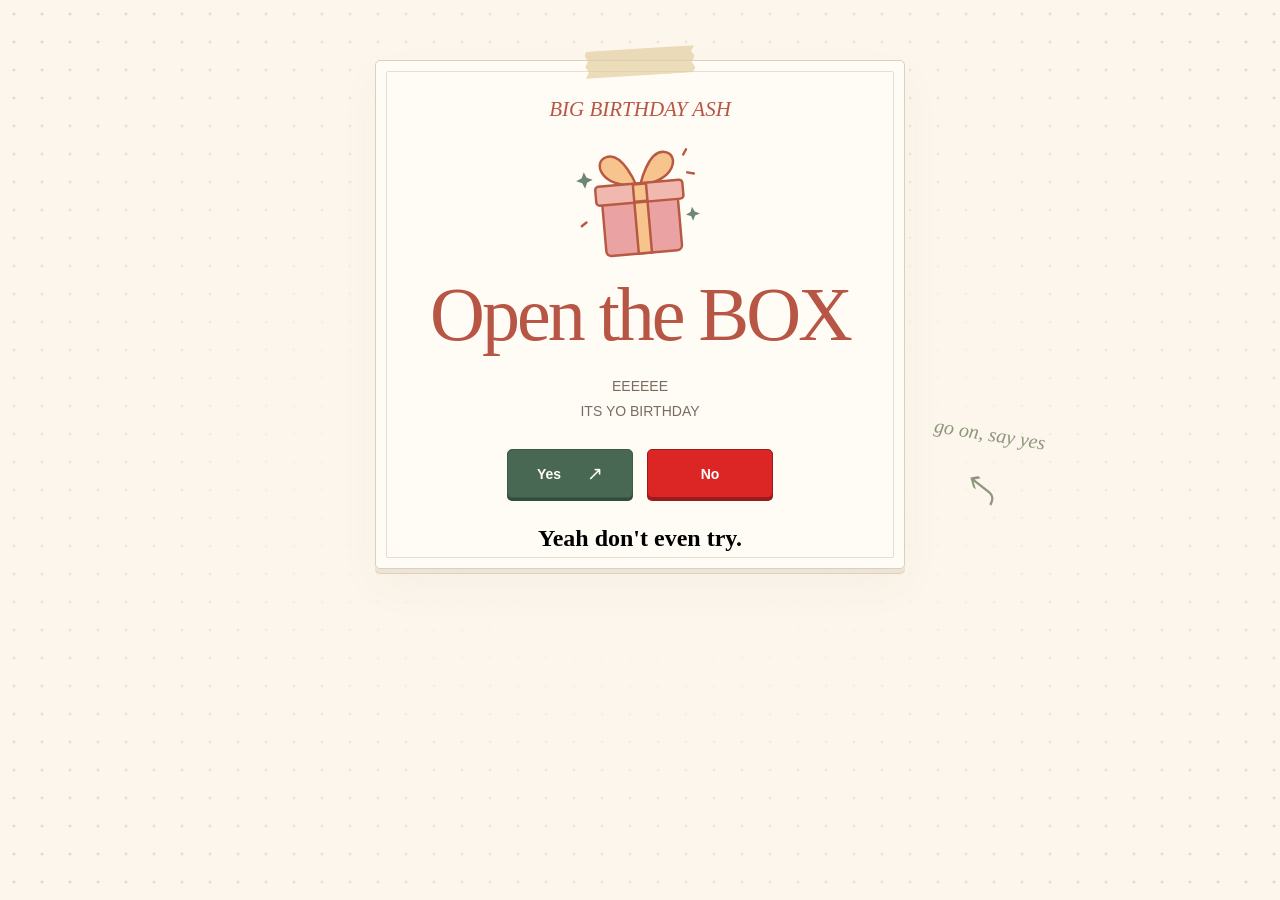
<file: index.html>
<!doctype html>
<html lang="en">
<head>
  <meta charset="UTF-8">
  <meta name="viewport" content="width=device-width, initial-scale=1">
  <meta name="theme-color" content="#fcf6ec">
  <meta name="description" content="A little birthday surprise. One question, two buttons, and a very cheeky No.">
  <title>A little birthday surprise</title>
  <link rel="icon" href="data:image/svg+xml,%3Csvg xmlns='http://www.w3.org/2000/svg' viewBox='0 0 64 64'%3E%3Ctext y='52' font-size='52'%3E%F0%9F%8E%81%3C/text%3E%3C/svg%3E">
  <link rel="stylesheet" href="styles.css">
  <script src="app.js" defer></script>
</head>
<body>
  <div class="confetti-pattern" aria-hidden="true"></div>
  <main>
    <article class="invitation" id="invitation" aria-labelledby="title">
      <div class="tape" aria-hidden="true"></div>
      <span class="occasion">BIG BIRTHDAY ASH</span>
      <div class="gift" aria-hidden="true">
        <svg viewBox="0 0 160 142" fill="none">
          <path d="M77 52C34 52 26 19 44 15c20-5 33 37 33 37ZM82 52c43 0 51-33 33-37-20-5-33 37-33 37Z" fill="#F8C48D" stroke="#B75943" stroke-width="3" stroke-linejoin="round"/>
          <path d="M34 66h92v63a6 6 0 0 1-6 6H40a6 6 0 0 1-6-6V66Z" fill="#EAA3A2" stroke="#B75943" stroke-width="3"/>
          <path d="M73 67h16v68H73z" fill="#F8C48D" stroke="#B75943" stroke-width="3"/>
          <rect x="27" y="50" width="106" height="23" rx="4" fill="#F0B8AF" stroke="#B75943" stroke-width="3"/>
          <path d="M73 51h16v21H73z" fill="#F8C48D" stroke="#B75943" stroke-width="3"/>
          <path d="m12 38 3-7 3 7 7 3-7 3-3 7-3-7-7-3 7-3ZM140 90l2-6 3 6 6 3-6 2-3 6-2-6-6-2 6-3Z" fill="#6E8774"/>
          <path d="m137 20 4-6m-1 28 8 2M13 92l-6 4" stroke="#B75943" stroke-width="3" stroke-linecap="round"/>
        </svg>
      </div>
      <section id="question">
        <h1 id="title">Open the BOX</h1>
        <p class="message">EEEEEE<br>ITS YO BIRTHDAY</p>
        <div class="choices">
          <button class="button yes" id="yes" type="button">Yes <span aria-hidden="true">↗</span></button>
          <span class="no-slot"><button class="button no" id="no" type="button" aria-describedby="hint">No</button></span>
        </div>
        <p class="hint" id="hint" aria-live="polite">Yeah don't even try.</p>
      </section>
    </article>
    <div class="side-note" aria-hidden="true">go on, say yes <span>⤴</span></div>
  </main>
  <noscript><p class="noscript">Please enable JavaScript to open your birthday surprise.</p></noscript>
</body>
</html>
</file>
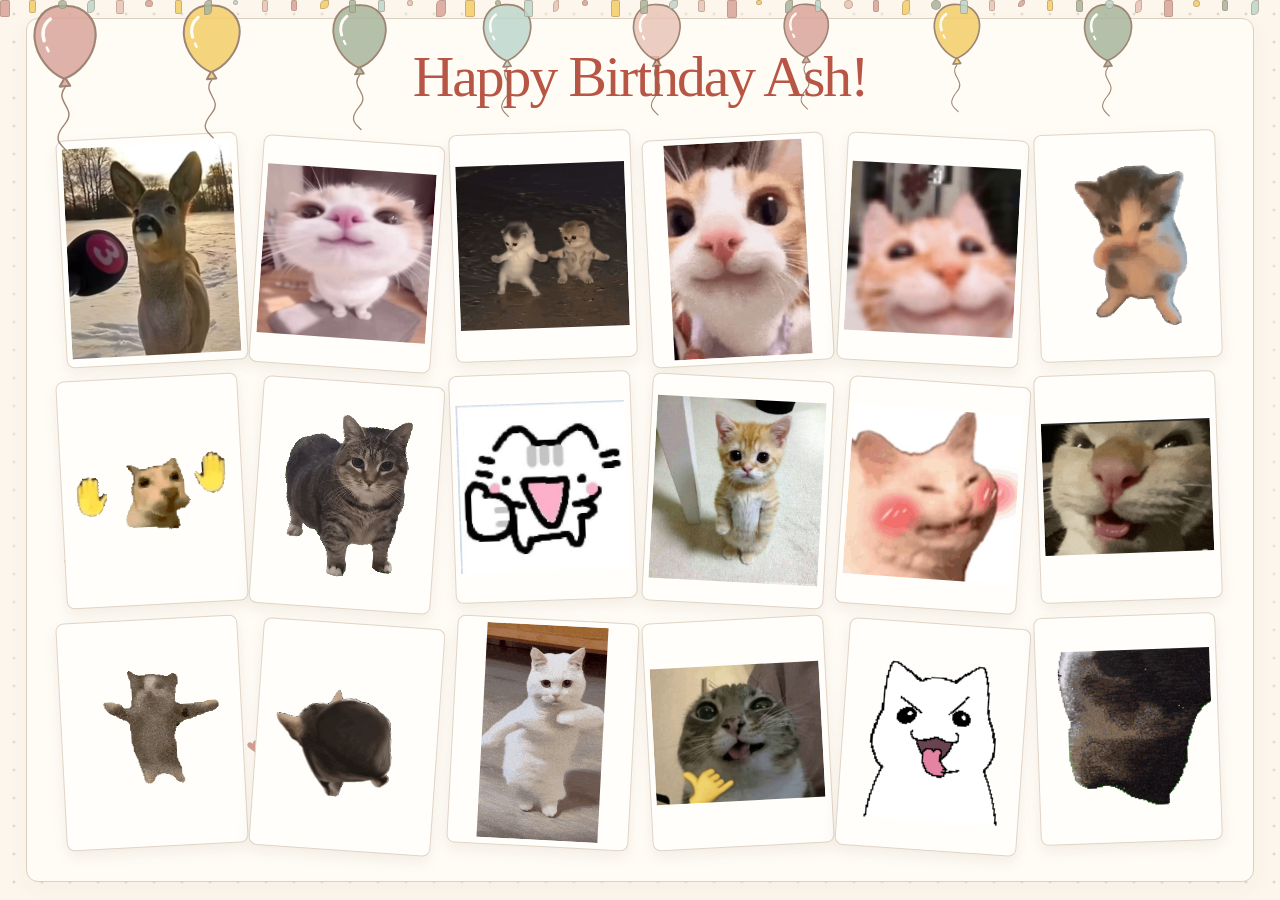
<file: final.html>
<!doctype html>
<html lang="en">
<head>
  <meta charset="UTF-8">
  <meta name="viewport" content="width=device-width, initial-scale=1">
  <meta name="theme-color" content="#fcf6ec">
  <meta name="description" content="A birthday celebration for Ash.">
  <title>Happy Birthday Ash!</title>
  <link rel="icon" href="data:image/svg+xml,%3Csvg xmlns='http://www.w3.org/2000/svg' viewBox='0 0 64 64'%3E%3Ctext y='52' font-size='52'%3E%F0%9F%8E%82%3C/text%3E%3C/svg%3E">
  <link rel="stylesheet" href="styles.css">
  <link rel="stylesheet" href="final.css">
  <script src="final-screen.js" defer></script>
  <script src="final.js" defer></script>
</head>
<body class="final-page"><div id="final-root"></div></body>
</html>
</file>
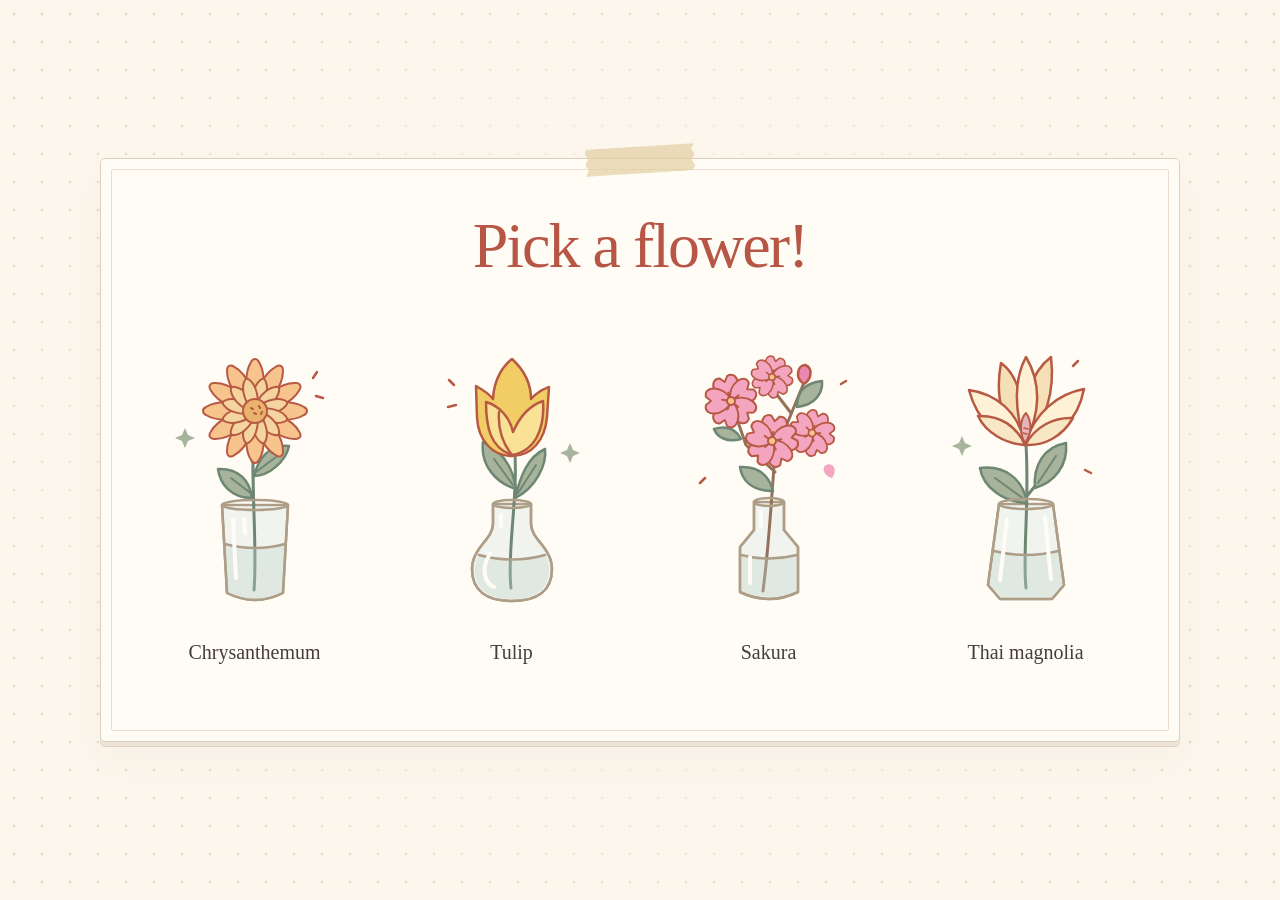
<file: flowers.html>
<!doctype html>
<html lang="en">
<head>
  <meta charset="UTF-8">
  <meta name="viewport" content="width=device-width, initial-scale=1">
  <meta name="theme-color" content="#fcf6ec">
  <meta name="description" content="Four flowers for your birthday: chrysanthemum, tulip, sakura, and Thai magnolia.">
  <title>Flowers for Ash</title>
  <link rel="icon" href="data:image/svg+xml,%3Csvg xmlns='http://www.w3.org/2000/svg' viewBox='0 0 64 64'%3E%3Ctext y='52' font-size='52'%3E%F0%9F%8C%B8%3C/text%3E%3C/svg%3E">
  <link rel="stylesheet" href="styles.css">
  <link rel="stylesheet" href="flowers.css">
  <link rel="stylesheet" href="table.css">
  <link rel="stylesheet" href="magnolia.css">
  <link rel="stylesheet" href="sakura.css">
  <link rel="stylesheet" href="final.css">
  <script src="flowers.js" defer></script>
  <script src="table.js" defer></script>
  <script src="magnolia.js" defer></script>
  <script src="sakura.js" defer></script>
  <script src="final-screen.js" defer></script>
  <script src="final.js" defer></script>
</head>
<body class="flowers-page">
  <div id="flower-screen">
  <div class="confetti-pattern" aria-hidden="true"></div>
  <main class="flower-main">
    <article class="flower-invitation" aria-labelledby="flowers-title">
      <div class="tape" aria-hidden="true"></div>
      <header class="flower-heading">
        <h1 id="flowers-title">Pick a flower!</h1>
      </header>
      <div class="flower-garden" role="group" aria-label="Flower vase buttons">
        <button class="flower-button" type="button" data-flower="chrysanthemum" aria-label="Chrysanthemum" aria-haspopup="dialog" aria-controls="table-surprise">
          <img src="flowers/chrysanthemum.svg" alt="" width="220" height="300">
          <span class="flower-name">Chrysanthemum</span>
        </button>
        <button class="flower-button" type="button" data-flower="tulip" aria-label="Tulip" aria-haspopup="dialog" aria-controls="tulip-surprise">
          <img src="flowers/tulip.svg" alt="" width="220" height="300">
          <span class="flower-name">Tulip</span>
        </button>
        <button class="flower-button" type="button" data-flower="sakura" aria-label="Sakura" aria-haspopup="dialog" aria-controls="sakura-surprise">
          <img src="flowers/sakura.svg" alt="" width="220" height="300">
          <span class="flower-name">Sakura</span>
        </button>
        <button class="flower-button" type="button" data-flower="thai-magnolia" aria-label="Thai magnolia" aria-haspopup="dialog" aria-controls="magnolia-surprise">
          <img src="flowers/thai-magnolia.svg" alt="" width="220" height="300">
          <span class="flower-name">Thai magnolia</span>
        </button>
      </div>
      <div class="flower-finish" aria-live="polite">
        <a class="button yes flower-done" id="flowers-done" href="final.html" hidden>Done</a>
      </div>
    </article>
  </main>
  <dialog class="tulip-dialog" id="tulip-surprise" aria-label="Tulip birthday surprise">
    <button class="surprise-close" type="button" aria-label="Close surprise" data-close-surprise>×</button>
    <div id="tulip-player">
      <div class="tulip-gif-frame">
        <img id="tulip-gif" src="media/wait-a-minute-who-are-you.gif" data-duration-ms="4960" width="640" height="480" alt="Kazoo Kid saying: Wait a minute, who are you?">
      </div>
      <p class="playback-note" id="tulip-playback-note" role="status" hidden></p>
      <button class="button yes tulip-play-sound" id="tulip-play-sound" type="button" hidden>Play sound</button>
    </div>
    <audio id="tulip-audio" src="media/waitaminute.mp3" preload="auto"></audio>
    <section class="birthday-reveal" id="tulip-birthday" aria-labelledby="tulip-birthday-title" hidden>
      <img class="birthday-tulip" src="flowers/tulip.svg" width="220" height="300" alt="">
      <!-- Edit your birthday message here. It appears after the GIF. -->
      <h2 id="tulip-birthday-title" tabindex="-1">Happy Birthday ❤️</h2>
      <div class="birthday-letter">
        <p>I hope today reminds you of just how special you are.</p>
        <p>I truly desire atleast on your birthday, more than anything that you feel appreciated, valued, and loved. Not because of how strong you have to be, but simply because of who you are.</p>
        <p>I hope this next chapter of your life brings you happiness that will last a lifetime as you honestly deserve it, obtain peace without being constantly on hard mode and not needing to conform to something that is not yourself.</p>
        <p>You have become someone I care about, someone whose happiness matters to me, and someone I feel fortunate to share moments with, whether they're filled with laughter or quieter conversations. I am so proud of the effort you have put into streaming and your mental health/</p>
        <p>Thank you for allowing me to be a part of your life. Here is to more memories, conversations, and laughs with you. Happy Birthday Ash</p>
      </div>
      <div class="surprise-actions">
        <button class="button yes" id="tulip-replay" type="button">Watch again</button>
        <button class="surprise-back" type="button" data-close-surprise>Back to the flowers</button>
      </div>
    </section>
  </dialog>
  <dialog class="tulip-dialog table-dialog" id="table-surprise" aria-label="Chrysanthemum birthday surprise">
    <button class="surprise-close" type="button" aria-label="Close brick puzzle" data-close-table>×</button>
    <section id="table-puzzle" aria-labelledby="table-title">
      <h2 id="table-title">One last brick</h2>
      <p class="table-instructions" id="table-instructions">Place the last brick on top.<br>Drag it into the dotted space, or tap the brick and then the space.</p>
      <div class="brick-scene" id="brick-scene">
        <svg class="table-art" viewBox="0 0 640 460" fill="none" role="img" aria-labelledby="table-art-title">
          <title id="table-art-title">A glass table holding a pyramid of nine bricks, with its top brick missing.</title>
          <defs>
            <g id="table-brick" stroke="#9E5C49" stroke-width="2.5" stroke-linejoin="round" stroke-linecap="round">
              <path d="M0 14 22 0H102L80 14Z" fill="#E8B198"/>
              <path d="M0 14H80V52H0Z" fill="#D58D75"/>
              <path d="M80 14 102 0V38L80 52Z" fill="#BB735F"/>
              <path d="M13 25h16m24 15h14M36 7h18" stroke="#B5755E" stroke-width="2"/>
            </g>
          </defs>
          <g stroke-linecap="round" stroke-linejoin="round">
            <g class="glass-table">
            <path d="M92 323H112L102 432H86Z" fill="#E3EEE7" fill-opacity=".7" stroke="#9BAF9F" stroke-width="2.5"/>
            <path d="M539 324H559L569 432H553Z" fill="#E3EEE7" fill-opacity=".7" stroke="#9BAF9F" stroke-width="2.5"/>
            <path d="M156 310H171L166 407H152ZM488 310H503L508 407H494Z" fill="#E3EEE7" fill-opacity=".45" stroke="#AEBAAC" stroke-width="2"/>
            <path d="M102 365H551M111 335l426 1" stroke="#B7C8BB" stroke-width="3"/>
            <path d="M14 305H578L625 335H61Z" fill="#E3EEE7" fill-opacity=".6" stroke="#9BAF9F" stroke-width="2.5"/>
            <path d="M61 335H625V343H61L14 313V305" fill="#CDDED3" fill-opacity=".4" stroke="#9BAF9F" stroke-width="2.5"/>
            <path d="M61 335v8m33-25h106m304 9h77M95 349l-5 66m468-65 5 65" stroke="#FFFCF6" stroke-width="4"/>
            </g>
            <g class="glass-cracks" stroke="#7B9A8A" stroke-width="2" aria-hidden="true">
              <path d="m322 320-57-8-38 17-52-21m147 12 51-10 37 22 63-18m-151 6-12 14 22 8m-10-22 4-15m-135 14-18 16m285-17 34 17"/>
            </g>
            <g class="glass-shards" fill="#DDEBE5" fill-opacity=".8" stroke="#91AC9E" stroke-width="2" aria-hidden="true">
              <path class="glass-shard" style="--shard-x:-12px;--shard-y:97px;--shard-turn:-26deg" d="m14 305 132 0-48 23Z"/>
              <path class="glass-shard" style="--shard-x:13px;--shard-y:102px;--shard-turn:34deg" d="m146 305 77 0-25 30-100-7Z"/>
              <path class="glass-shard" style="--shard-x:-26px;--shard-y:88px;--shard-turn:-38deg" d="m223 305 99 15-76 15-48 0Z"/>
              <path class="glass-shard" style="--shard-x:8px;--shard-y:105px;--shard-turn:24deg" d="m223 305 150 0-51 15Z"/>
              <path class="glass-shard" style="--shard-x:21px;--shard-y:91px;--shard-turn:-31deg" d="m322 320 51-15 53 30H246Z"/>
              <path class="glass-shard" style="--shard-x:35px;--shard-y:98px;--shard-turn:21deg" d="m373 305 121 0-29 30h-39Z"/>
              <path class="glass-shard" style="--shard-x:14px;--shard-y:82px;--shard-turn:-24deg" d="m494 305h84l47 30H465Z"/>
              <path class="glass-shard" style="--shard-x:-30px;--shard-y:99px;--shard-turn:14deg" d="m14 305 84 23 100 7H61Z"/>
              <path class="glass-shard" style="--shard-x:-18px;--shard-y:29px;--shard-turn:-61deg" d="m93 343 14 0-10 45-8-10Z"/>
              <path class="glass-shard" style="--shard-x:-25px;--shard-y:12px;--shard-turn:56deg" d="m89 378 8 10-3 44H86Z"/>
              <path class="glass-shard" style="--shard-x:22px;--shard-y:27px;--shard-turn:48deg" d="m543 343h18l3 40-13-11Z"/>
              <path class="glass-shard" style="--shard-x:16px;--shard-y:8px;--shard-turn:-57deg" d="m551 372 13 11 5 49h-16Z"/>
              <path class="glass-shard" style="--shard-x:31px;--shard-y:24px;--shard-turn:37deg" d="m157 329 11 0-2 36-13 22Z"/>
              <path class="glass-shard" style="--shard-x:-16px;--shard-y:13px;--shard-turn:-42deg" d="m153 387 13-22v42h-14Z"/>
              <path class="glass-shard" style="--shard-x:-19px;--shard-y:22px;--shard-turn:-33deg" d="m491 329h13l1 39-11 20Z"/>
              <path class="glass-shard" style="--shard-x:27px;--shard-y:14px;--shard-turn:46deg" d="m494 388 11-20 3 39h-14Z"/>
            </g>
            <g class="brick-pyramid">
              <use class="falling-brick" style="--fall-x:-38px;--fall-y:84px;--fall-turn:-14deg" href="#table-brick" x="134" y="275"/>
              <use class="falling-brick" style="--fall-x:14px;--fall-y:100px;--fall-turn:13deg" href="#table-brick" x="224" y="275"/>
              <use class="falling-brick" style="--fall-x:22px;--fall-y:83px;--fall-turn:-10deg" href="#table-brick" x="314" y="275"/>
              <use class="falling-brick" style="--fall-x:45px;--fall-y:98px;--fall-turn:18deg" href="#table-brick" x="404" y="275"/>
              <use class="falling-brick" style="--fall-x:-55px;--fall-y:130px;--fall-turn:-22deg" href="#table-brick" x="179" y="237"/>
              <use class="falling-brick" style="--fall-x:-12px;--fall-y:143px;--fall-turn:15deg" href="#table-brick" x="269" y="237"/>
              <use class="falling-brick" style="--fall-x:48px;--fall-y:126px;--fall-turn:-17deg" href="#table-brick" x="359" y="237"/>
              <use class="falling-brick" style="--fall-x:-34px;--fall-y:177px;--fall-turn:22deg" href="#table-brick" x="224" y="199"/>
              <use class="falling-brick" style="--fall-x:35px;--fall-y:164px;--fall-turn:-18deg" href="#table-brick" x="314" y="199"/>
            </g>
            <path d="m167 123 3-7 3 7 7 3-7 3-3 7-3-7-7-3 7-3Z" fill="#A7B49B"/>
            <path d="m464 149 5-6m-1 25 8 2" stroke="#B75943" stroke-width="2.5"/>
          </g>
        </svg>
        <button class="brick-target" id="brick-target" type="button" aria-label="Place the selected brick at the top of the pyramid" aria-disabled="true">
          <svg viewBox="-4 -4 112 62" fill="none" aria-hidden="true"><path d="M0 14 22 0H102V38L80 52H0V14L80 14 102 0M80 14V52"/></svg>
        </button>
        <button class="loose-brick" id="loose-brick" type="button" aria-label="Pick up the last brick" aria-pressed="false" aria-describedby="table-instructions" draggable="false">
          <svg viewBox="-4 -4 112 62" aria-hidden="true"><use href="#table-brick"/></svg>
        </button>
      </div>
      <p class="table-status" id="table-status" role="status" aria-live="polite">Just one piece left.</p>
      <div class="table-audio-actions" id="table-audio-actions" hidden>
        <button class="button yes" id="table-play-audio" type="button" hidden>Play sound</button>
        <button class="surprise-back" id="table-continue" type="button" hidden>Continue</button>
      </div>
    </section>
    <section class="table-gift" id="table-gift" aria-labelledby="table-gift-title" hidden>
      <h2 id="table-gift-title" tabindex="-1">Click the button to save the table PLEASE ;-;</h2>
      <a class="button yes table-link" id="table-save" href="https://www.kudoboard.com/boards/FaRBXjBB" target="_blank" rel="noopener noreferrer">Save our table <span aria-hidden="true">↗</span></a>
      <div class="surprise-actions">
        <button class="surprise-back" id="table-reset" type="button">Stack again</button>
        <button class="surprise-back" type="button" data-close-table>Back to the flowers</button>
      </div>
    </section>
    <audio id="table-audio" src="media/ourtable.mp3" preload="none"></audio>
  </dialog>
  <dialog class="tulip-dialog magnolia-dialog" id="magnolia-surprise" aria-label="Thai magnolia birthday gift">
    <button class="surprise-close" type="button" aria-label="Close gift" data-close-magnolia>×</button>
    <audio id="magnolia-audio" src="media/PartyBlower.mp3" preload="auto"></audio>
    <div class="magnolia-gift-stage" id="magnolia-gift-stage">
      <button class="magnolia-gift-button" id="magnolia-unwrap" type="button" aria-label="Unwrap your gift" aria-describedby="magnolia-gift-hint">
      <svg class="magnolia-gift-art" viewBox="0 0 320 280" fill="none" aria-hidden="true">
        <g stroke-linecap="round" stroke-linejoin="round">
          <g class="magnolia-gift-sparkles" fill="#F8C48D" stroke="#B75943" stroke-width="2">
            <path d="m61 92 4-10 4 10 10 4-10 4-4 10-4-10-10-4Z"/>
            <path d="m249 72 4-10 4 10 10 4-10 4-4 10-4-10-10-4Z"/>
            <path d="m261 183 3-7 3 7 7 3-7 3-3 7-3-7-7-3Z" fill="#A7B49B" stroke="#6E8774"/>
            <path d="m50 191 3-7 3 7 7 3-7 3-3 7-3-7-7-3Z" fill="#A7B49B" stroke="#6E8774"/>
          </g>
          <g class="magnolia-gift-base" stroke="#B75943" stroke-width="3">
            <rect x="88" y="119" width="144" height="117" rx="7" fill="#EAA3A2"/>
            <path d="M99 132v89m122-89v89" stroke="#F0B8AF" stroke-width="3"/>
            <rect class="magnolia-ribbon-horizontal" x="88" y="163" width="144" height="23" fill="#F8C48D"/>
            <rect class="magnolia-ribbon-vertical" x="148" y="119" width="24" height="117" fill="#F8C48D"/>
          </g>
          <g class="magnolia-gift-lid" stroke="#B75943" stroke-width="3">
            <path d="M157 96C113 95 90 66 107 54 127 39 153 72 157 96Z" fill="#F8C48D"/>
            <path d="M163 96C207 95 230 66 213 54 193 39 167 72 163 96Z" fill="#F8C48D"/>
            <path d="M157 93c-14-15-28-24-41-29m47 29c14-15 28-24 41-29" stroke="#DC9F69"/>
            <rect x="76" y="96" width="168" height="34" rx="5" fill="#F0B8AF"/>
            <path d="M148 96h24v34h-24Z" fill="#F8C48D"/>
            <path d="M154 88h12v10h-12Z" fill="#E9B36D"/>
          </g>
          <path d="m57 137-7-3m215-17 7-3m-31-75 5-6" stroke="#B75943" stroke-width="3"/>
        </g>
      </svg>
      </button>
      <p class="magnolia-gift-hint" id="magnolia-gift-hint">Click the gift to unwrap</p>
    </div>
    <section class="magnolia-reveal" id="magnolia-reveal" aria-labelledby="magnolia-amount" hidden>
      <h2 id="magnolia-amount" tabindex="-1">1000 bones</h2>
      <p class="magnolia-message">As much as I wish I could have purchased gifts directly over, this is the next best thing. This is for your streaming setup, PC goal, or anything you need it for! This has been already sent via your Streamlabs donation</p>
      <div class="surprise-actions">
        <button class="surprise-back" id="magnolia-replay" type="button">Unwrap again</button>
        <button class="surprise-back" id="magnolia-play-sound" type="button" hidden>Play birthday sound</button>
        <button class="surprise-back" type="button" data-close-magnolia>Back to the flowers</button>
      </div>
    </section>
  </dialog>
  <dialog class="sakura-dialog" id="sakura-surprise" aria-label="Sakura travel promise">
    <button class="surprise-close sakura-close" type="button" aria-label="Close airplane surprise" data-close-sakura>×</button>
    <button class="sakura-sound" id="sakura-sound" type="button" aria-pressed="false">Play plane sound</button>
    <div class="sakura-sky" id="sakura-sky" aria-hidden="true">
      <svg class="sakura-cloud sakura-cloud-left" viewBox="0 0 240 95" fill="none"><path d="M28 77C2 77 2 43 29 42 26 12 68 5 81 31 99-8 157 1 159 35 186 20 212 35 209 54 243 51 247 83 220 83H28Z" fill="#FFFCF6" stroke="#D9DECF" stroke-width="2"/></svg>
      <svg class="sakura-cloud sakura-cloud-right" viewBox="0 0 240 95" fill="none"><path d="M28 77C2 77 2 43 29 42 26 12 68 5 81 31 99-8 157 1 159 35 186 20 212 35 209 54 243 51 247 83 220 83H28Z" fill="#FFFCF6" stroke="#D9DECF" stroke-width="2"/></svg>
      <svg class="sakura-cloud sakura-cloud-top-middle" viewBox="0 0 240 95" fill="none"><path d="M28 77C2 77 2 43 29 42 26 12 68 5 81 31 99-8 157 1 159 35 186 20 212 35 209 54 243 51 247 83 220 83H28Z"/></svg>
      <svg class="sakura-cloud sakura-cloud-top-right" viewBox="0 0 240 95" fill="none"><path d="M28 77C2 77 2 43 29 42 26 12 68 5 81 31 99-8 157 1 159 35 186 20 212 35 209 54 243 51 247 83 220 83H28Z"/></svg>
      <svg class="sakura-cloud sakura-cloud-middle-left" viewBox="0 0 240 95" fill="none"><path d="M28 77C2 77 2 43 29 42 26 12 68 5 81 31 99-8 157 1 159 35 186 20 212 35 209 54 243 51 247 83 220 83H28Z"/></svg>
      <svg class="sakura-cloud sakura-cloud-bottom-left" viewBox="0 0 240 95" fill="none"><path d="M28 77C2 77 2 43 29 42 26 12 68 5 81 31 99-8 157 1 159 35 186 20 212 35 209 54 243 51 247 83 220 83H28Z"/></svg>
      <svg class="sakura-cloud sakura-cloud-bottom-right" viewBox="0 0 240 95" fill="none"><path d="M28 77C2 77 2 43 29 42 26 12 68 5 81 31 99-8 157 1 159 35 186 20 212 35 209 54 243 51 247 83 220 83H28Z"/></svg>
      <div class="sakura-plane" id="sakura-plane">
        <svg viewBox="0 0 360 180" fill="none">
          <g stroke-linejoin="round" stroke-linecap="round" stroke-width="3">
            <g class="sakura-plane-trail" stroke="#C9BAA3"><path d="M4 104h23M9 118h14M1 91h16"/></g>
            <path d="m155 101-39-49h28l72 52Z" fill="#A7B49B" stroke="#6E8774"/>
            <path d="M50 99 34 36H62L112 101Z" fill="#EAA3A2" stroke="#B75943"/>
            <path d="m44 60 22 2m-18 13 29 2" stroke="#F8C48D" stroke-width="5"/>
            <path d="M30 98 255 94C281 94 302 105 321 115 338 120 337 130 316 132L72 139C48 139 34 127 30 114Z" fill="#FFF1D5" stroke="#B75943"/>
            <path d="M40 123 318 120" stroke="#EAA3A2" stroke-width="6"/>
            <path d="m265 102 15 1 17 10h-31Z" fill="#A7B49B" stroke="#6E8774" stroke-width="2.5"/>
            <g fill="#A7B49B" stroke="#6E8774" stroke-width="2">
              <rect x="91" y="105" width="10" height="10" rx="3"/>
              <rect x="114" y="104" width="10" height="10" rx="3"/>
              <rect x="137" y="104" width="10" height="10" rx="3"/>
              <rect x="160" y="103" width="10" height="10" rx="3"/>
              <rect x="183" y="103" width="10" height="10" rx="3"/>
              <rect x="206" y="102" width="10" height="10" rx="3"/>
              <rect x="229" y="102" width="10" height="10" rx="3"/>
            </g>
            <path d="m155 119-43 43h28l91-43Z" fill="#F0B8AF" stroke="#B75943"/>
            <path d="M171 144h25c11 0 14-12 2-15h-10Z" fill="#F8C48D" stroke="#B75943"/>
            <path d="M188 133v8" stroke="#B75943" stroke-width="2"/>
            <path d="m48 112 29 5-23 8-17-1Z" fill="#EAA3A2" stroke="#B75943"/>
          </g>
        </svg>
      </div>
    </div>
    <section class="sakura-promise" id="sakura-promise" aria-labelledby="sakura-promise-title" hidden>
      <h2 id="sakura-promise-title" tabindex="-1">a promise for you to visit the USA</h2>
      <div class="surprise-actions">
        <button class="button yes" id="sakura-replay" type="button">Fly again</button>
        <button class="surprise-back" type="button" data-close-sakura>Back to the flowers</button>
      </div>
    </section>
  </dialog>
  </div>
</body>
</html>
</file>
<file: styles.css>
:root { color-scheme: light; --paper: #fcf6ec; --ink: #443e36; --muted: #84766b; --coral: #b85645; --green: #486853; }
* { box-sizing: border-box; }
[hidden] { display: none !important; }
body { margin: 0; min-width: 280px; min-height: 100svh; background: var(--paper); color: var(--ink); font-family: "Trebuchet MS", Arial, sans-serif; }
.confetti-pattern { position: fixed; inset: 0; pointer-events: none; opacity: .45; background-image: radial-gradient(ellipse at center, #b8b69a 1px, transparent 1.8px); background-size: 28px 28px; mask-image: radial-gradient(ellipse at center, transparent 26%, black 95%); }
.masthead { position: relative; display: flex; align-items: center; justify-content: center; gap: 19px; padding: 34px 16px 20px; color: var(--muted); font-size: 10px; font-weight: 700; letter-spacing: 2.6px; }
.tiny-star { color: var(--coral); font-size: 19px; }
main { position: relative; display: grid; place-items: center; padding: 24px 24px 36px; }
.invitation { position: relative; width: min(100%, 530px); padding: 36px 36px 0; text-align: center; background: #fffcf6; border: 1px solid #dccfc0; border-radius: 5px; box-shadow: 0 4px 0 #eee4d6, 0 5px 0 #ddd0be, 0 18px 45px #7556320a; }
.invitation::before { content: ""; position: absolute; inset: 10px; border: 1px solid #e8ddd0; border-radius: 2px; pointer-events: none; }
.tape { position: absolute; top: -13px; left: calc(50% - 55px); width: 110px; height: 28px; background: #e3cfa2b3; transform: rotate(-4deg); clip-path: polygon(2% 0, 100% 4%, 97% 23%, 100% 42%, 97% 62%, 100% 83%, 97% 100%, 0 96%, 3% 74%, 0 55%, 3% 34%, 0 15%); }
.occasion { position: relative; font: italic 21px Georgia, serif; color: var(--coral); }
.gift { width: 132px; height: 125px; margin: 16px auto 10px; transform: rotate(-5deg); }
.gift svg { width: 100%; height: 100%; }
.eyebrow { margin: 15px 0 14px; color: var(--muted); font-size: 9px; font-weight: 700; letter-spacing: 2px; line-height: 1.6; }
h1, h2 { margin: 0; font: 400 clamp(50px, 9vw, 76px)/1.08 Georgia, "Times New Roman", serif; letter-spacing: -3px; color: var(--coral); }
h2 { font-size: clamp(44px, 8vw, 62px); letter-spacing: -2px; }
h2 em { font-weight: 400; }
.message { margin: 19px 0 25px; color: #7a6c61; font-size: 14px; line-height: 1.8; }
.choices { display: flex; justify-content: center; align-items: center; gap: 14px; }
.button { display: inline-flex; justify-content: center; align-items: center; gap: 26px; min-width: 126px; min-height: 49px; padding: 12px 24px; border-radius: 5px; font: 700 14px "Trebuchet MS", Arial, sans-serif; cursor: pointer; touch-action: manipulation; -webkit-tap-highlight-color: transparent; }
.button:focus-visible { outline: 3px solid #ba7854; outline-offset: 5px; }
.yes { border: 1px solid #3b5b45; background: var(--green); color: #fffdf6; box-shadow: 0 3px 0 #324e3b; transition: background .2s, box-shadow .2s; }
.yes:hover { background: #385640; box-shadow: 0 4px 0 #293d2e; }
.yes:active { box-shadow: 0 1px 0 #324e3b; }
.yes span { font-size: 19px; font-weight: 400; }
.no-slot { display: inline-block; width: 126px; height: 49px; }
.no { border: 1px solid #991b1b; color: #fff; background: #dc2626; box-shadow: 0 3px 0 #991b1b; user-select: none; }
.no.is-roaming { position: fixed; z-index: 10; margin: 0; transition: left .4s cubic-bezier(.22,.7,.3,1), top .4s cubic-bezier(.22,.7,.3,1); }
.hint { min-height: 32px; margin: 22px 0 12px; color: #918071; font: italic 12px/1.5 Georgia, serif; }
#hint { color: #000; font-size: 24px; font-weight: 700; font-style: normal; }
.card-footer { position: relative; display: flex; align-items: center; justify-content: space-between; gap: 12px; margin: 0 0 10px; padding: 17px 1px 13px; border-top: 1px solid #eadfd1; color: #958371; font-size: 8px; letter-spacing: 1.5px; }
.card-footer > span:first-child, .card-footer > span:last-child { color: #b66a50; font-size: 14px; }
.side-note { position: absolute; left: calc(50% + 290px); top: 68%; width: 130px; color: #8e967b; font: italic 20px Georgia, serif; transform: rotate(9deg); }
.side-note span { display: block; margin: 0 30px; font-size: 40px; transform: rotate(-75deg); }
.page-footer { position: relative; padding: 0 20px 25px; color: #9a8978; text-align: center; font-size: 10px; letter-spacing: 1px; }
.page-footer span { padding-left: 8px; color: #b66a50; font-size: 15px; }
.return { font-size: 12px; gap: 16px; }
#celebration { position: fixed; inset: 0; z-index: 20; overflow: hidden; pointer-events: none; }
.confetti { position: absolute; top: -20px; width: 8px; height: 15px; border-radius: 2px; animation: celebrate 2.7s ease-in forwards; }
@keyframes celebrate { to { transform: translate(var(--drift), 110vh) rotate(var(--spin)); } }
.noscript { position: relative; padding: 16px; text-align: center; color: var(--coral); }
@media (min-height: 850px) { main { padding-top: 60px; padding-bottom: 54px; } }
@media (max-width: 900px) { .side-note { display: none; } }
@media (max-width: 480px) { .masthead { padding-top: 23px; font-size: 8px; } main { padding: 20px 20px 28px; } .invitation { padding: 31px 22px 0; } .occasion { font-size: 19px; } .eyebrow { font-size: 8px; letter-spacing: 1.4px; } .gift { width: 112px; height: 108px; margin-top: 15px; } .button { min-width: 104px; padding: 12px 18px; } .no-slot { width: 104px; } .message { font-size: 13px; } .card-footer { font-size: 6px; letter-spacing: 1.2px; } }
@media (prefers-reduced-motion: reduce) { *, *::before, *::after { animation: none !important; transition: none !important; } }
</file>
<file: final.css>
.final-main {
  height: 100svh;
  min-height: 0;
  padding: clamp(12px, 2vh, 24px) clamp(12px, 2vw, 32px);
}

.final-card {
  position: relative;
  display: grid;
  grid-template-rows: auto minmax(0, 1fr);
  gap: clamp(8px, 2vh, 18px);
  width: 100%;
  height: 100%;
  min-height: 0;
  padding: clamp(12px, 2vw, 28px);
  border: 1px solid #dccfc0;
  border-radius: 12px;
  background: #fffcf6;
  box-shadow: 0 8px 24px #7556320a;
  text-align: center;
}

.final-card h1 {
  position: relative;
  font-size: clamp(32px, min(4.5vw, 7svh), 72px);
  line-height: 1.12;
  letter-spacing: -2px;
  text-wrap: balance;
}

.birthday-collage {
  position: relative;
  display: grid;
  grid-template-columns: repeat(6, minmax(0, 1fr));
  grid-auto-rows: minmax(0, 1fr);
  gap: clamp(8px, 1.5vmin, 18px);
  min-width: 0;
  min-height: 0;
  margin: 0;
  padding: clamp(6px, 1vmin, 12px);
}

.collage-photo {
  position: relative;
  display: flex;
  align-items: center;
  justify-content: center;
  min-width: 0;
  min-height: 0;
  margin: 0;
  padding: clamp(3px, .6vmin, 8px);
  border: 1px solid #e0d4c5;
  border-radius: 8px;
  background: #fffefb;
  box-shadow: 0 6px 14px #75563217;
  transform: rotate(-3deg);
}

.collage-photo:nth-child(3n + 2) { transform: translateY(4px) rotate(4deg); }
.collage-photo:nth-child(3n) { transform: translateY(-4px) rotate(-2deg); }
.collage-photo:nth-child(5n) { transform: rotate(3deg); }

.collage-photo img {
  display: block;
  width: 100%;
  height: 100%;
  min-width: 0;
  min-height: 0;
  border-radius: 3px;
  object-fit: contain;
}

.collage-photo.is-cutout {
  padding: 0;
  border: 0;
  background: transparent;
  box-shadow: none;
}

.collage-photo--extra { animation: animal-fade-in 5s ease-in-out both; }
@keyframes animal-fade-in {
  from { opacity: 0; }
  to { opacity: 1; }
}

.birthday-sprinkles { position: absolute; inset: 0; overflow: hidden; pointer-events: none; }
.birthday-sprinkles span { position: absolute; color: #b8b69a; font: 38px Georgia, serif; }
.birthday-sprinkles span:nth-child(1) { left: 7%; top: 28%; transform: rotate(-12deg); }
.birthday-sprinkles span:nth-child(2) { right: 11%; top: 45%; color: #d4a195; transform: rotate(14deg); }
.birthday-sprinkles span:nth-child(3) { right: 24%; bottom: 9%; font-size: 24px; }
.birthday-sprinkles span:nth-child(4) { left: 18%; bottom: 14%; color: #d4a195; font-size: 23px; transform: rotate(-18deg); }
.birthday-sprinkles span:nth-child(5) { right: 6%; top: 16%; color: #d7b467; font-size: 25px; }
.birthday-sprinkles span:nth-child(6) { left: 3%; top: 62%; color: #d7b467; font-size: 18px; }

.final-celebration {
  position: fixed;
  inset: 0;
  z-index: 2;
  overflow: hidden;
  pointer-events: none;
  contain: strict;
}

.party-confetti,
.party-balloon {
  position: absolute;
  top: 0;
  left: var(--left);
  animation-duration: var(--duration);
  animation-delay: var(--delay);
  animation-timing-function: linear;
  animation-iteration-count: infinite;
}

.party-confetti {
  z-index: 2;
  width: var(--size);
  height: calc(var(--size) * 1.8);
  border: 1px solid #8b6d5970;
  border-radius: 2px;
  background: var(--color);
  opacity: .85;
  animation-name: final-confetti-fall;
}
.party-confetti:nth-child(3n) { border-radius: 50%; height: var(--size); }
.party-confetti:nth-child(4n) { border-radius: 5px 1px; }

.party-balloon {
  z-index: 1;
  width: var(--size);
  color: var(--color);
  opacity: .83;
  animation-name: final-balloon-rise;
}
.party-balloon svg { display: block; width: 100%; height: auto; }
.final-celebration.is-paused > * { animation-play-state: paused; }

@keyframes final-confetti-fall {
  from { transform: translate3d(0, -40px, 0) rotate(0deg); }
  to { transform: translate3d(var(--drift), calc(100vh + 40px), 0) rotate(var(--spin)); }
}

@keyframes final-balloon-rise {
  0% { transform: translate3d(0, calc(100vh + 30px), 0) rotate(-7deg); }
  50% { transform: translate3d(var(--drift), calc(50vh - 85px), 0) rotate(6deg); }
  100% { transform: translate3d(0, -210px, 0) rotate(-6deg); }
}

@media (prefers-reduced-motion: reduce) {
  .final-celebration { display: none; }
}

@media (max-width: 600px) {
  .birthday-collage { grid-template-columns: repeat(3, minmax(0, 1fr)); }
  .party-balloon { width: calc(var(--size) * .72); }
}

@media (min-width: 601px) and (max-width: 900px) {
  .birthday-collage { grid-template-columns: repeat(4, minmax(0, 1fr)); }
}

@media (max-height: 500px) and (min-aspect-ratio: 4/3) {
  .final-main { padding: 8px; }
  .final-card { padding: 10px; gap: 6px; }
  .final-card h1 { font-size: clamp(24px, 7vh, 34px); }
  .birthday-collage { grid-template-columns: repeat(9, minmax(0, 1fr)); gap: 8px; }
}
</file>
<file: flowers.css>
.flowers-page { min-width: 0; }

.flower-main {
  min-height: 100svh;
  padding: 48px 24px;
}

.flower-invitation {
  position: relative;
  width: min(100%, 1080px);
  padding: 52px 32px 26px;
  background: #fffcf6;
  border: 1px solid #dccfc0;
  border-radius: 5px;
  box-shadow: 0 4px 0 #eee4d6, 0 5px 0 #ddd0be, 0 18px 45px #7556320a;
  text-align: center;
}

.flower-invitation::before {
  content: "";
  position: absolute;
  inset: 10px;
  border: 1px solid #e8ddd0;
  border-radius: 2px;
  pointer-events: none;
}

.flower-heading h1 {
  font-size: clamp(42px, 6vw, 64px);
  letter-spacing: -2px;
}

.flower-garden {
  display: grid;
  grid-template-columns: repeat(4, minmax(0, 1fr));
  gap: 14px;
  margin: 34px 0 30px;
}

.flower-button {
  position: relative;
  display: flex;
  flex-direction: column;
  align-items: center;
  width: 100%;
  padding: 10px 0 18px;
  border: 1px solid transparent;
  border-radius: 8px;
  background: transparent;
  color: var(--ink);
  font: inherit;
  cursor: pointer;
  touch-action: manipulation;
  -webkit-tap-highlight-color: transparent;
  transition: background .2s, border-color .2s;
}

.flower-button img {
  display: block;
  width: min(100%, 220px);
  height: auto;
  transition: transform .2s ease, filter .3s ease, opacity .3s ease;
}

.flower-button.is-complete img { filter: grayscale(.8); opacity: .65; }
.flower-button.is-complete .flower-name { color: #8A8076; }

.flower-finish { position: relative; }
.flower-done { margin: 0 0 16px; text-decoration: none; }

.flower-name {
  margin-top: 13px;
  font: 20px/1.4 Georgia, "Times New Roman", serif;
}

.flower-button:hover,
.flower-button:focus-visible {
  border-color: #e5d5c2;
  background: #f9f1e5;
}

@media (hover: hover) {
  .flower-button:hover img { transform: translateY(-5px) rotate(-2deg); }
}

.flower-button:active img { transform: translateY(-2px); }

.flower-button:focus-visible,
.flower-back:focus-visible {
  outline: 3px solid #ba7854;
  outline-offset: 4px;
}

.flower-back {
  position: relative;
  display: inline-flex;
  align-items: center;
  gap: 8px;
  min-height: 44px;
  padding: 8px 14px;
  border-radius: 4px;
  color: var(--green);
  font-size: 13px;
  text-decoration: none;
}

.flower-back:hover { text-decoration: underline; text-underline-offset: 4px; }

@media (max-width: 760px) {
  .flower-main { padding: 36px 20px; }
  .flower-invitation { padding: 42px 22px 20px; }
  .flower-garden { grid-template-columns: repeat(2, minmax(0, 1fr)); gap: 18px 12px; margin: 26px 0 20px; }
  .flower-name { font-size: 18px; }
}

@media (max-width: 480px) {
  .flower-main { padding: 30px 14px; }
  .flower-invitation { padding: 36px 16px 16px; }
  .flower-garden { gap: 12px 4px; }
  .flower-name { font-size: 16px; }
}

@media (max-width: 360px) {
  .flower-garden { grid-template-columns: minmax(0, 1fr); }
}

.surprise-is-open { overflow: hidden; }

.tulip-dialog {
  width: min(640px, calc(100% - 32px));
  max-height: calc(100svh - 32px);
  margin: auto;
  padding: 62px 24px 28px;
  overflow: auto;
  border: 1px solid #dccfc0;
  border-radius: 8px;
  background: #fffcf6;
  color: var(--ink);
  box-shadow: 0 18px 65px #443e3633;
  text-align: center;
}

.tulip-dialog::backdrop { background: #443e3680; }

.surprise-close {
  position: absolute;
  top: 8px;
  right: 8px;
  display: grid;
  place-items: center;
  width: 44px;
  height: 44px;
  padding: 0;
  border: 0;
  border-radius: 5px;
  background: transparent;
  color: var(--ink);
  font: 30px/1 Arial, sans-serif;
  cursor: pointer;
}

.surprise-close:hover { background: #f3e9dc; }

.tulip-gif-frame {
  display: grid;
  place-items: center;
  aspect-ratio: 4 / 3;
  overflow: hidden;
  border-radius: 4px;
  background: #f3e9dc;
}

#tulip-gif {
  display: block;
  width: 100%;
  height: 100%;
  object-fit: contain;
}

.playback-note {
  margin: 18px 0 0;
  color: var(--muted);
  font: 14px/1.6 "Trebuchet MS", Arial, sans-serif;
}

.tulip-play-sound { margin-top: 16px; }

.birthday-tulip {
  display: block;
  width: 100px;
  height: auto;
  margin: -20px auto 18px;
}

.birthday-reveal h2 {
  font-size: clamp(32px, 7vw, 48px);
  letter-spacing: -1px;
  overflow-wrap: anywhere;
}

#tulip-birthday-title:focus { outline: none; }

.birthday-letter {
  max-width: 54ch;
  margin: 26px auto 0;
  color: var(--ink);
  font: 16px/1.85 "Trebuchet MS", Arial, sans-serif;
  text-align: left;
  overflow-wrap: anywhere;
}

.birthday-letter p { margin: 0 0 1.25em; }
.birthday-letter p:last-child { margin-bottom: 0; }

.surprise-actions {
  display: flex;
  flex-wrap: wrap;
  justify-content: center;
  align-items: center;
  gap: 14px;
  margin-top: 30px;
}

.surprise-back {
  min-height: 44px;
  padding: 10px 14px;
  border: 0;
  border-radius: 4px;
  background: transparent;
  color: var(--green);
  font: 13px/1.5 "Trebuchet MS", Arial, sans-serif;
  cursor: pointer;
}

.surprise-back:hover { text-decoration: underline; text-underline-offset: 4px; }

.surprise-close:focus-visible,
.surprise-back:focus-visible {
  outline: 3px solid #ba7854;
  outline-offset: 3px;
}

@media (max-width: 480px) {
  .tulip-dialog { padding: 58px 16px 24px; }
}
</file>
<file: table.css>
.table-dialog { width: min(760px, calc(100% - 32px)); }
.table-dialog h2 { font-size: clamp(30px, 6vw, 44px); letter-spacing: -1px; }
.table-instructions { margin: 16px auto 0; max-width: 48ch; color: var(--muted); font-size: 14px; line-height: 1.7; }
.brick-scene { position: relative; width: 100%; aspect-ratio: 640 / 460; margin: 12px auto 0; }
.table-art { display: block; width: 100%; height: 100%; }
.loose-brick, .brick-target {
  position: absolute;
  width: 17.5%;
  height: 13.4783%;
  padding: 0;
  border: 0;
  background: transparent;
  touch-action: none;
  user-select: none;
  -webkit-tap-highlight-color: transparent;
}
.loose-brick svg, .brick-target svg { display: block; width: 100%; height: 100%; pointer-events: none; }
.loose-brick::after, .brick-target::after { content: ""; position: absolute; inset: -8px; }
.loose-brick { left: 4.0625%; top: 60.8696%; z-index: 2; cursor: grab; border-radius: 4px; }
.loose-brick.is-selected { outline: 2px solid var(--green); outline-offset: 4px; }
.loose-brick.is-dragging { cursor: grabbing; z-index: 3; }
.loose-brick.is-placed { cursor: default; }
.brick-target { left: 41.40625%; top: 34.130435%; cursor: pointer; }
.brick-target svg { stroke: #9F947D; stroke-width: 2.5; stroke-linejoin: round; stroke-linecap: round; stroke-dasharray: 6 5; }
.brick-target.is-ready svg { stroke: var(--green); fill: #DDE8D455; }
.brick-target.is-over svg { fill: #BDCFAD88; stroke-width: 3; }
.loose-brick:focus-visible, .brick-target:focus-visible { outline: 3px solid #ba7854; outline-offset: 5px; border-radius: 4px; }
.table-status { min-height: 24px; margin: 0; color: var(--green); font: italic 14px/1.7 Georgia, serif; }
.table-audio-actions { display: flex; flex-wrap: wrap; justify-content: center; gap: 12px; margin-top: 16px; }
#table-puzzle { opacity: 1; transition: opacity .45s ease; }
#table-puzzle.is-fading { opacity: 0; pointer-events: none; }
.table-gift { padding: 26px 0; animation: table-reveal .5s ease both; }
.table-gift h2 { max-width: 22ch; margin: 0 auto; line-height: 1.25; }
#table-gift-title:focus { outline: none; }
.table-link { max-width: 100%; margin-top: 30px; text-decoration: none; }
.glass-cracks, .glass-shards { opacity: 0; pointer-events: none; }
.glass-shard, .falling-brick { transform-box: fill-box; transform-origin: center; }
.brick-scene.is-shattered .glass-table { opacity: 0; animation: glass-collapse .3s ease both; }
.brick-scene.is-shattered .glass-cracks { animation: glass-crack .3s ease both; }
.brick-scene.is-shattered .glass-shards { opacity: 1; }
.brick-scene.is-shattered .glass-shard {
  transform: translate(var(--shard-x), var(--shard-y)) rotate(var(--shard-turn));
  animation: glass-scatter 1.1s cubic-bezier(.3, .05, .7, 1) both;
}
.brick-scene.is-shattered .falling-brick {
  transform: translate(var(--fall-x), var(--fall-y)) rotate(var(--fall-turn));
  animation: brick-tumble 1.1s cubic-bezier(.3, .05, .7, 1) both;
}
.brick-scene.is-shattered .loose-brick.is-placed {
  transform: translate(12%, 330%) rotate(18deg);
  animation: top-brick-tumble 1.1s cubic-bezier(.3, .05, .7, 1) both;
}
@keyframes glass-collapse { 0%, 35% { opacity: 1; } 100% { opacity: 0; } }
@keyframes glass-crack { 0% { opacity: 0; } 25%, 70% { opacity: 1; } 100% { opacity: 0; } }
@keyframes glass-scatter {
  0%, 12% { opacity: 0; transform: translate(0, 0) rotate(0deg); }
  20% { opacity: 1; }
  100% { opacity: .85; transform: translate(var(--shard-x), var(--shard-y)) rotate(var(--shard-turn)); }
}
@keyframes brick-tumble {
  0%, 12% { transform: translate(0, 0) rotate(0deg); }
  100% { transform: translate(var(--fall-x), var(--fall-y)) rotate(var(--fall-turn)); }
}
@keyframes top-brick-tumble {
  0%, 12% { transform: translate(0, 0) rotate(0deg); }
  100% { transform: translate(12%, 330%) rotate(18deg); }
}
@keyframes table-reveal { from { opacity: 0; transform: translateY(8px); } to { opacity: 1; transform: translateY(0); } }
@media (max-width: 480px) { .table-instructions { font-size: 12px; } .table-status { font-size: 13px; } }
</file>
<file: magnolia.css>
.magnolia-dialog { padding-bottom: 34px; }
.magnolia-gift-stage { width: min(100%, 320px); margin: 12px auto 22px; }
.magnolia-gift-button { display: block; width: 100%; padding: 0; border: 0; border-radius: 12px; background: transparent; cursor: pointer; touch-action: manipulation; -webkit-tap-highlight-color: transparent; }
.magnolia-gift-button:disabled { cursor: default; }
.magnolia-gift-button:focus-visible { outline: 3px solid #ba7854; outline-offset: 4px; }
.magnolia-gift-hint { margin: 8px 0 0; color: var(--muted); font: italic 14px/1.5 Georgia, serif; }
.magnolia-gift-art { display: block; width: 100%; height: auto; overflow: visible; }
.magnolia-gift-base, .magnolia-gift-lid, .magnolia-ribbon-horizontal, .magnolia-ribbon-vertical, .magnolia-gift-sparkles { transform-box: fill-box; transform-origin: center; }
.magnolia-gift-sparkles { opacity: .65; }
.is-unwrapping .magnolia-ribbon-horizontal { animation: magnolia-ribbon-open .5s ease forwards; }
.is-unwrapping .magnolia-ribbon-vertical { animation: magnolia-ribbon-peel .65s ease forwards; }
.is-unwrapping .magnolia-gift-lid { animation: magnolia-lid-open .95s .2s cubic-bezier(.2, .7, .3, 1) forwards; }
.is-unwrapping .magnolia-gift-base { animation: magnolia-box-open .65s .75s ease forwards; }
.is-unwrapping .magnolia-gift-sparkles { animation: magnolia-sparkle 1.4s ease forwards; }
.magnolia-reveal { padding: 22px 0 0; animation: magnolia-message-in .5s ease both; }
.magnolia-reveal h2 { font-size: clamp(42px, 10vw, 72px); letter-spacing: -2px; line-height: 1.15; }
#magnolia-amount:focus { outline: none; }
.magnolia-message { max-width: 44ch; margin: 26px auto 0; color: var(--ink); font: 16px/1.85 "Trebuchet MS", Arial, sans-serif; overflow-wrap: anywhere; }
@keyframes magnolia-ribbon-open { to { transform: scaleX(1.5); opacity: 0; } }
@keyframes magnolia-ribbon-peel { to { transform: translate(40px, 35px) rotate(28deg); opacity: 0; } }
@keyframes magnolia-lid-open { 25% { transform: translateY(-14px) rotate(-4deg); } to { transform: translate(-30px, -68px) rotate(-18deg); opacity: 0; } }
@keyframes magnolia-box-open { to { transform: translateY(20px) scale(.9); opacity: 0; } }
@keyframes magnolia-sparkle { 45% { transform: scale(1.14); opacity: 1; } to { transform: scale(1.3); opacity: 0; } }
@keyframes magnolia-message-in { from { opacity: 0; transform: translateY(8px); } to { opacity: 1; transform: translateY(0); } }
@media (max-width: 480px) { .magnolia-message { font-size: 15px; } .magnolia-dialog { padding-bottom: 26px; } }
</file>
<file: sakura.css>
.sakura-dialog {
  position: fixed;
  inset: 0;
  width: 100vw;
  height: 100svh;
  max-width: none;
  max-height: none;
  margin: 0;
  padding: 0;
  border: 0;
  overflow-x: hidden;
  overflow-y: auto;
  background: var(--paper);
  color: var(--ink);
}
.sakura-dialog::backdrop { background: var(--paper); }
.sakura-close { position: fixed; top: 16px; right: 16px; z-index: 3; }
.sakura-sound { position: fixed; top: 20px; left: 20px; z-index: 3; min-height: 44px; padding: 9px 13px; border: 1px solid #DCCFC0; border-radius: 5px; background: #FFFCF6; color: var(--green); font: 12px/1.5 "Trebuchet MS", Arial, sans-serif; cursor: pointer; }
.sakura-sound:hover { background: #F3E9DC; }
.sakura-sound:focus-visible { outline: 3px solid #ba7854; outline-offset: 4px; }
.sakura-sky { position: absolute; inset: 0; overflow: hidden; pointer-events: none; }
.sakura-cloud { position: absolute; width: clamp(160px, 22vw, 280px); opacity: .95; }
.sakura-cloud path { fill: #F7FAF3; stroke: #A3B397; stroke-width: 2.5; }
.sakura-cloud-left { top: 19%; left: 6%; }
.sakura-cloud-right { top: 34%; right: 4%; width: clamp(140px, 17vw, 220px); }
.sakura-cloud-top-middle { top: 9%; left: 46%; width: clamp(130px, 15vw, 190px); }
.sakura-cloud-top-right { top: 14%; right: -1%; width: clamp(160px, 19vw, 250px); }
.sakura-cloud-middle-left { top: 47%; left: -3%; width: clamp(150px, 20vw, 250px); }
.sakura-cloud-bottom-left { bottom: 8%; left: 9%; width: clamp(150px, 18vw, 230px); }
.sakura-cloud-bottom-right { bottom: 7%; right: 2%; width: clamp(160px, 20vw, 260px); }
.sakura-plane { position: absolute; top: 50%; left: 50%; width: min(360px, 64vw); transform: translate(calc(-50vw - 110%), -50%); }
.sakura-plane svg { display: block; width: 100%; height: auto; }
.sakura-sky.is-flying .sakura-plane { animation: sakura-arrive 3.2s cubic-bezier(.18, .6, .28, 1) both; }
.sakura-sky.has-arrived .sakura-plane { transform: translate(-50%, -50%); }
.sakura-sky.has-arrived .sakura-plane-trail { opacity: 0; }
.sakura-plane-trail { transition: opacity .25s ease; }
.sakura-promise { position: absolute; top: calc(50% + 100px); left: 50%; width: min(700px, calc(100% - 40px)); padding-bottom: 32px; text-align: center; transform: translateX(-50%); animation: sakura-promise-in .6s ease both; }
.sakura-promise h2 { max-width: 24ch; margin: 0 auto; font-size: clamp(30px, 6vw, 48px); line-height: 1.3; letter-spacing: -1px; }
#sakura-promise-title:focus { outline: none; }
@keyframes sakura-arrive {
  from { transform: translate(calc(-50vw - 110%), -50%) rotate(-5deg); }
  to { transform: translate(-50%, -50%) rotate(0deg); }
}
@keyframes sakura-promise-in { from { opacity: 0; margin-top: 8px; } to { opacity: 1; margin-top: 0; } }
@media (max-width: 480px) {
  .sakura-close { top: 10px; right: 10px; }
  .sakura-sound { top: 12px; left: 12px; }
  .sakura-cloud-left { left: -25px; top: 22%; }
  .sakura-cloud-top-middle { top: 10%; left: 44%; width: 130px; }
  .sakura-cloud-top-right { top: 28%; right: -50px; width: 160px; }
  .sakura-cloud-right { top: 43%; right: -35px; width: 140px; }
  .sakura-cloud-middle-left { top: 47%; left: -80px; width: 160px; }
  .sakura-cloud-bottom-left { bottom: 10%; left: -40px; width: 160px; }
  .sakura-cloud-bottom-right { bottom: 4%; right: -30px; width: 150px; }
  .sakura-promise { top: calc(50% + 78px); }
  .sakura-promise .surprise-actions { gap: 10px; }
}
@media (max-height: 560px) {
  .sakura-plane { top: 29%; width: 220px; }
  .sakura-promise { top: calc(29% + 65px); }
  .sakura-promise h2 { font-size: clamp(24px, 5vw, 34px); }
  .sakura-promise .surprise-actions { margin-top: 18px; }
}
@media (max-height: 360px) {
  .sakura-plane { top: 30%; width: 180px; }
  .sakura-promise { top: calc(30% + 52px); padding-bottom: 12px; }
  .sakura-promise h2 { max-width: 28ch; font-size: clamp(22px, 4vw, 28px); line-height: 1.2; }
  .sakura-promise .surprise-actions { margin-top: 12px; }
}
</file>
